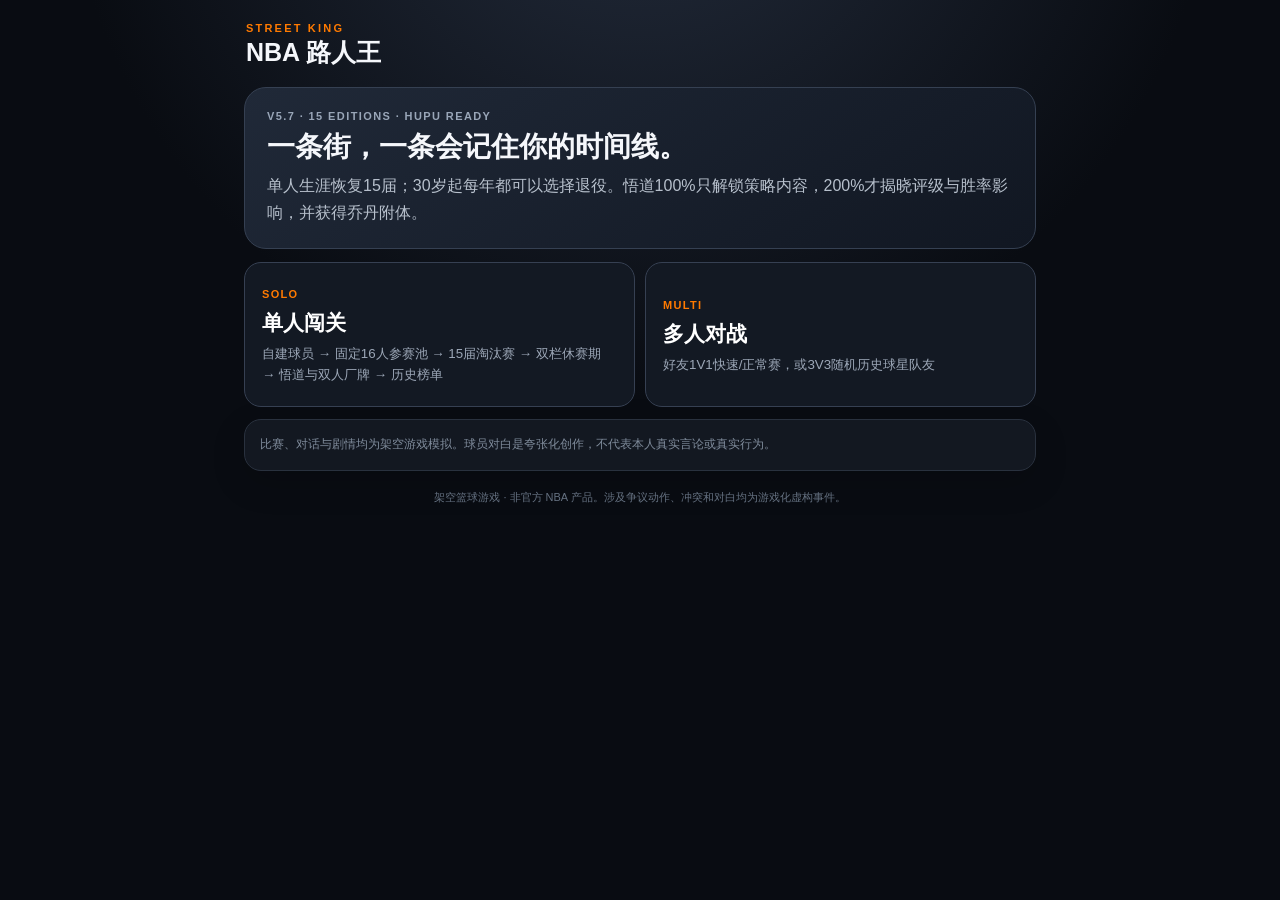
<file: index.html>
<!DOCTYPE html>
<html lang="zh-CN">
<head>
<meta charset="UTF-8">
<meta name="viewport" content="width=device-width,initial-scale=1,viewport-fit=cover,user-scalable=no">
<meta name="theme-color" content="#090c12">
<meta name="format-detection" content="telephone=no,email=no,address=no">
<meta name="apple-mobile-web-app-capable" content="yes">
<meta name="mobile-web-app-capable" content="yes">
<title>NBA 路人王 · Street King V5.7</title>
<meta name="street-king-build" content="V5.7-20260819-1135">
<link rel="stylesheet" href="v5.css?b=20260819-1135">
<link rel="stylesheet" href="v52.css?b=20260819-1135">
<link rel="stylesheet" href="v53.css?b=20260819-1135">
<link rel="stylesheet" href="v54.css?b=20260819-1135">
</head>
<body>
<div class="app-shell">
<header class="topbar"><div><div class="brand">STREET KING</div><h1>NBA 路人王</h1></div><button id="homeBtn" class="icon-btn hidden" aria-label="主菜单">⌂</button></header>
<main>
<section id="screen-menu" class="screen active">
  <div class="hero-card"><div class="hero-kicker">V5.7 · 15 EDITIONS · HUPU READY</div><h2>一条街，一条会记住你的时间线。</h2><p>单人生涯固定15届；30岁起每年都可以选择退役。悟道100%只解锁策略内容，200%才揭晓评级与胜率影响，并获得一次可由玩家自行决定是否使用的特殊能力。</p></div>
  <div id="continueBox" class="card hidden"></div>
  <div class="menu-grid">
    <button class="menu-card" id="newSoloBtn"><span>SOLO</span><b>单人闯关</b><small>自建球员 → 固定16人参赛池 → 15届淘汰赛 → 双栏休赛期 → 悟道与双人厂牌 → 历史榜单</small></button>
    <button class="menu-card" id="newMultiBtn"><span>MULTI</span><b>多人对战</b><small>好友1V1快速/正常赛，或3V3随机历史球星队友</small></button>
  </div>
  <div class="card small-note">比赛、对话与剧情均为架空游戏模拟。球员对白是夸张化创作，不代表本人真实言论或真实行为。</div>
</section>
<section id="screen-build" class="screen">
  <div class="screen-title"><button class="back-btn" data-back>←</button><div><span>PLAYER BUILDER</span><h2>构建你的球员</h2></div></div>
  <div class="card"><div class="identity-grid">
    <div><label>姓名</label><input id="pName" maxlength="20" placeholder="输入姓名" autocomplete="off"></div>
    <div><label>球衣号码</label><input id="pNumber" type="number" min="0" max="99" placeholder="0-99"></div>
    <div><label>位置</label><select id="pPos"><option>PG</option><option>SG</option><option>SF</option><option>PF</option><option>C</option></select></div>
    <div><label>身高</label><select id="pHeight"></select></div>
    <div><label>体重</label><select id="pWeight"></select></div>
    <div><label>性格</label><select id="pPersonality"></select></div>
  </div><div id="personalityText" class="info-strip"></div></div>
  <div class="card budget-card"><div class="budget-head"><span>BUILD BUDGET</span><b id="budgetText">0 / 36</b></div><div class="budget-track"><i id="budgetFill"></i></div><p>11项可选能力，已删除组织；3V3中的传球阅读按位置与控球自动派生。</p></div>
  <div id="skillBuilder" class="skill-list"></div><div id="buildPreview" class="card"></div>
  <button id="lockBuildBtn" class="primary">锁定球员并生成本次参赛名单</button>
</section>
<section id="screen-multi" class="screen">
  <div class="screen-title"><button class="back-btn" data-back>←</button><div><span>MULTIPLAYER</span><h2>导入朋友</h2></div></div>
  <div class="card"><h3>你的球员</h3><div id="multiSelf"></div><button id="multiBuildBtn" class="secondary">创建 / 修改我的球员</button></div>
  <div class="card"><h3>朋友角色码</h3><textarea id="friendCode" placeholder="粘贴 SK5-... 角色码"></textarea><button id="loadFriendBtn" class="secondary">读取朋友角色</button><div id="friendPreview"></div></div>
  <div class="card"><h3>共同赛事码</h3><p class="muted">用于固定本次16人球员池和每年的抽签。双方使用相同赛事码与双方角色码时，初始世界一致。</p><input id="sharedSeed" maxlength="24" placeholder="例如 STREET-0721"><button id="randomSeedBtn" class="secondary">随机生成</button></div>
  <button id="startMultiBtn" class="primary">锁定名单并开始</button>
</section>
<section id="screen-field" class="screen">
  <div class="screen-title"><button class="back-btn" data-back>←</button><div><span>CAREER FIELD</span><h2>本次固定参赛名单</h2></div></div>
  <div class="card highlight"><p>以下16人一旦确认，本次时间线不再变化。每一年只重新抽签，不重新抽参赛者。</p></div>
  <div class="card">
    <span class="eyebrow">SCORING RULES</span><h3>历史榜积分与双人厂牌加分</h3>
    <p><b>单人成绩积分：</b>冠军 10 分，亚军 6 分，季军 3 分；未进前三不获得名次积分。最终历史榜以这些基础积分为主，并结合胜负、胜率与厂牌分排序。</p>
    <p><b>双人厂牌：</b>每名球员一生最多只有一名搭档。厂牌成立后的下一届开始，如果你的搭档拿到名次积分，你会额外获得他该届基础积分的 <b>1/3</b>；你自己的名次积分不会再重复计算。</p>
    <p class="muted">例：A夺冠10分、B未进前三，则A仍是10分，B获得3.33厂牌分；若A冠军、B亚军，则A获得自己的10分 + B的2.00厂牌分，B获得自己的6分 + A的3.33厂牌分。电脑厂牌同样必须靠真实交手把对手打服后才可能成立，整条时间线最多出现3组电脑厂牌。</p>
  </div>
  <div class="card"><div class="title-row"><h3>本次入选16人</h3><span id="fieldSeedLabel" class="pill"></span></div><div id="selectedField" class="roster-grid"></div></div>
  <div class="card"><details><summary>查看完整候选球员池</summary><div id="candidatePool" class="candidate-list"></div></details></div>
  <div id="playerCodeBox" class="card hidden"></div>
  <button id="startCareerBtn" class="primary">进入18岁 · 第1届路人王</button>
</section>
<section id="screen-career" class="screen">
  <div class="career-header"><div><span id="editionLabel" class="eyebrow"></span><h2 id="careerTitle"></h2><div id="careerRecord" class="muted"></div></div><div class="health-badge">身体 <b id="healthText">100</b></div></div>
  <div class="card"><div class="title-row"><div><span class="eyebrow">TOURNAMENT</span><h3>本届签表</h3></div><span id="stageLabel" class="pill"></span></div><div class="bracket-scroll"><div id="bracket" class="bracket"></div></div><div id="bronzeInfo"></div></div>
  <div id="storyCard" class="card"><span class="eyebrow">COURTSIDE STORY</span><h3 id="storyHeading"></h3><div id="storyBody" class="story"></div><div id="strategyBox" class="strategy-box hidden"></div><button id="startMatchBtn" class="primary">开始比赛</button></div>
  <div id="liveCard" class="card hidden"><div class="live-head"><div><span class="eyebrow">LIVE</span><h3 id="liveMatchTitle"></h3></div><div class="live-score"><b id="scoreA">0</b><span>:</span><b id="scoreB">0</b></div></div><div class="court-wrap"><div class="court"><div class="half-circle"></div><div class="paint"></div><div class="rim"></div><div class="three-arc"></div><div id="dotA" class="player-dot dot-a"><span></span></div><div id="dotB" class="player-dot dot-b"><span></span></div><div id="ball" class="ball"></div></div></div><div class="speed-row"><span>观赛速度</span><button class="speed-btn active" data-speed="1">正常</button><button class="speed-btn" data-speed="3">3×</button><button id="skipLiveBtn" class="skip-btn">跳过动画</button></div><div id="liveLog" class="live-log"></div></div>
  <div id="resultCard" class="card hidden"><div id="matchResult"></div><button id="continueBtn" class="primary">继续</button></div>
  <div class="card"><div class="title-row"><h3>历年成绩</h3><span id="careerAgeRange" class="muted"></span></div><div id="historyList"></div></div>
</section>
<section id="screen-offseason" class="screen">
  <div class="screen-title"><div><span>OFFSEASON</span><h2 id="offseasonTitle"></h2></div></div>
  <div class="card"><div class="title-row"><h3>当前能力</h3><span id="compText" class="pill"></span></div><div id="offseasonAttrs" class="attr-grid"></div><div id="templateCompare" class="template-compare"></div></div>
  <div class="card insight-card"><div class="title-row"><div><span class="eyebrow">ENLIGHTENMENT</span><h3>悟道进度</h3></div><b id="insightPct">0 / 200%</b></div><div class="insight-track"><i id="insightFill"></i></div><div id="insightState" class="insight-state"></div><div id="mentorState" class="mentor-state"></div></div>
  <div class="card"><h3>休赛期选择</h3><p class="muted">左栏能力/导师四选一，右栏悟道修炼四选一。两栏各选一次才进入下一年。</p><div id="offseasonChoices" class="choice-grid"></div></div>
  <div id="retireChoiceBox" class="card hidden"></div>
</section>
<section id="screen-retire" class="screen">
  <div class="screen-title"><button id="retireHomeBtn" class="back-btn">⌂</button><div><span>LEGACY</span><h2>十五届之后，街头留下了什么</h2></div></div>
  <div id="legacySummary" class="card"></div>
  <div class="card"><span class="eyebrow">ALL-TIME RANKING</span><h3>最终街头榜 · 点击胜率查看交手明细</h3><div id="leaderboard"></div></div>
  <div class="card"><span class="eyebrow">CAREER STORY</span><h3>生涯解说</h3><div id="careerNarrative" class="story long-story"></div></div>
  <button id="newCareerFromRetire" class="primary">新开一条时间线</button>
</section>
</main>
<footer>架空篮球游戏 · 非官方 NBA 产品。涉及争议动作、冲突和对白均为游戏化虚构事件。</footer>
</div>
<div id="toast" class="toast hidden"></div>
<script src="hupu-compat.js?b=20260819-1135"></script>
<script src="data.js?b=20260819-1135"></script>
<script src="v5-data.js?b=20260819-1135"></script>
<script src="v5-core.js?b=20260819-1135"></script>
<script src="v5-game.js?b=20260819-1135"></script>
<script src="v5-career.js?b=20260819-1135"></script>
<script src="v5-ui.js?b=20260819-1135"></script>
<script src="v52-fix.js?b=20260819-1135"></script>
<script src="v53-1.js?b=20260819-1135"></script>
<script src="v53-2.js?b=20260819-1135"></script>
<script src="v53-3.js?b=20260819-1135"></script>
<script src="v53-4.js?b=20260819-1135"></script>
<script src="v571-safe.js?b=20260819-1135"></script>
</body>
</html>
</file>
<file: v5.css>
:root{--bg:#090c12;--card:#141922;--card2:#0f141c;--line:#29313e;--text:#f5f7fb;--muted:#9aa5b4;--orange:#ff7a00;--gold:#ffd166;--green:#44d58a;--red:#ff6f76;--blue:#70b7ff}
*{box-sizing:border-box}html{background:var(--bg)}body{margin:0;min-height:100vh;background:radial-gradient(circle at 50% -20%,#242d3d 0,#090c12 46%),#090c12;color:var(--text);font-family:-apple-system,BlinkMacSystemFont,"Segoe UI",Roboto,"PingFang SC","Microsoft YaHei",sans-serif}button,input,select,textarea{font:inherit}.app-shell{max-width:820px;margin:auto;padding:14px 14px 54px}.topbar{display:flex;justify-content:space-between;align-items:center;padding:8px 2px 4px}.brand{font-size:11px;letter-spacing:2.2px;color:var(--orange);font-weight:900}.topbar h1{margin:2px 0 0;font-size:25px}.icon-btn,.back-btn{border:1px solid var(--line);background:#111720;color:#fff;width:38px;height:38px;border-radius:11px}.screen{display:none}.screen.active{display:block}.hidden{display:none!important}.hero-card{margin-top:14px;border:1px solid #354052;background:linear-gradient(145deg,#202938,#111722);border-radius:22px;padding:22px}.hero-kicker,.eyebrow,.screen-title span{font-size:11px;letter-spacing:1.4px;color:#99a6b8;font-weight:800}.hero-card h2{font-size:28px;margin:6px 0}.hero-card p{color:#b7c0cc;line-height:1.7;margin:0}.card{background:rgba(20,25,34,.98);border:1px solid var(--line);border-radius:17px;padding:15px;margin-top:12px;box-shadow:0 12px 34px rgba(0,0,0,.16)}.highlight{border-color:#5b4430;background:#1c1712}.small-note{color:#7f8b9b;font-size:12px;line-height:1.6}.menu-grid{display:grid;grid-template-columns:1fr 1fr;gap:10px;margin-top:13px}.menu-card{border:1px solid #364052;background:#131923;color:#fff;border-radius:17px;padding:17px;text-align:left;min-height:145px}.menu-card span{color:var(--orange);font-size:11px;font-weight:900;letter-spacing:1.3px}.menu-card b{display:block;font-size:21px;margin:7px 0}.menu-card small{display:block;color:#9ca7b7;line-height:1.55}.screen-title{display:flex;align-items:center;gap:10px;margin:14px 0 4px}.screen-title h2{margin:2px 0;font-size:23px}.identity-grid{display:grid;grid-template-columns:repeat(3,1fr);gap:9px}label{display:block;color:#cbd2dc;font-size:12px;margin:7px 0 5px}input,select,textarea{width:100%;border:1px solid #354052;background:#0d1219;color:#fff;border-radius:11px;padding:11px 12px;outline:none}textarea{min-height:90px;resize:vertical}.info-strip{margin-top:11px;padding:10px 11px;border-radius:11px;background:#0f151d;color:#a9b3c1;font-size:13px;line-height:1.6}.budget-card{position:sticky;top:6px;z-index:4}.budget-head,.title-row,.career-header,.live-head,.speed-row{display:flex;justify-content:space-between;gap:10px;align-items:center}.budget-head b{font-size:20px}.budget-track{height:8px;background:#0b1017;border-radius:99px;overflow:hidden;margin:9px 0}.budget-track i{display:block;height:100%;background:linear-gradient(90deg,#ff7a00,#ffc061);width:0}.budget-card p,.muted{color:var(--muted);font-size:13px;line-height:1.55}.skill-list{display:grid;gap:9px;margin-top:11px}.skill-card{background:#111720;border:1px solid #293240;border-radius:14px;padding:12px}.skill-top{display:grid;grid-template-columns:104px 1fr 46px;gap:8px;align-items:center}.skill-name b{display:block}.skill-name small{color:#7f8a99;font-size:10px}.tier-score{font-size:22px;font-weight:900;text-align:right;color:var(--gold)}.tier-options{display:grid;grid-template-columns:repeat(5,1fr);gap:6px;margin-top:9px}.tier-btn{background:#0d1219;border:1px solid #2e3744;color:#adb7c6;border-radius:9px;padding:7px 4px;font-size:11px}.tier-btn.active{background:#2e2418;border-color:#985918;color:#fff}.template-names{margin-top:7px;color:#96a2b2;font-size:11px;line-height:1.45}.primary,.secondary{width:100%;border:0;border-radius:13px;padding:13px 14px;font-weight:850;margin-top:11px}.primary{background:var(--orange);color:#fff}.secondary{background:#2a3240;color:#fff}.attr-grid{display:grid;grid-template-columns:repeat(4,1fr);gap:7px}.attr-chip{background:#0e131a;border-radius:10px;padding:8px;text-align:center;color:#8f9aaa;font-size:10px}.attr-chip b{display:block;color:#fff;font-size:16px;margin-top:2px}.attr-up{color:var(--green)!important}.attr-down{color:var(--red)!important}.template-compare{margin-top:11px;border-top:1px solid #28303c;padding-top:10px;color:#b7c0cd;line-height:1.6}.pill{display:inline-block;padding:5px 8px;border-radius:999px;background:#242c39;color:#c8d1dd;font-size:11px}.roster-grid{display:grid;grid-template-columns:repeat(2,1fr);gap:8px;margin-top:11px}.roster-card{background:#0f151d;border:1px solid #28313d;border-radius:12px;padding:10px}.roster-card.me{border-color:#a05c18;background:#21180f}.roster-card b{display:block}.roster-card small{color:#8f9baa}.candidate-list{margin-top:10px;display:flex;flex-wrap:wrap;gap:6px}.candidate-list span{font-size:11px;background:#0e141b;border-radius:999px;padding:5px 8px;color:#9ba7b7}.career-header{margin-top:14px}.career-header h2{margin:3px 0}.health-badge{background:#121923;border:1px solid #2d3745;border-radius:13px;padding:9px 11px;color:#aab5c3}.health-badge b{display:block;color:#fff;font-size:20px;text-align:center}.bracket-scroll{overflow-x:auto;padding-bottom:4px}.bracket{display:grid;grid-auto-flow:column;grid-auto-columns:190px;gap:10px;min-width:max-content;margin-top:12px}.round-col{display:grid;gap:7px;align-content:start}.round-title{font-size:11px;color:#7f8a9b;text-transform:uppercase;letter-spacing:1px}.match-box{background:#0f141c;border:1px solid #28313d;border-radius:10px;padding:7px}.match-line{display:flex;justify-content:space-between;gap:8px;font-size:12px;padding:4px 0}.match-line.winner{color:var(--green);font-weight:800}.match-line.me{color:var(--gold)}.story{line-height:1.75;color:#d9dee6}.story p{margin:8px 0}.dialogue{margin:10px 0;border-left:3px solid var(--orange);padding:9px 11px;background:#10161f;border-radius:0 10px 10px 0}.dialogue .speaker{font-size:11px;color:#929eaf;font-weight:800}.dialogue p{margin:4px 0;color:#eef1f5}.long-story p{margin:12px 0}.live-score{font-size:26px;font-weight:900;color:var(--gold);gap:7px}.court-wrap{padding:10px 0}.court{position:relative;height:250px;border:2px solid rgba(255,255,255,.35);border-radius:8px;background:linear-gradient(90deg,#a96d32,#b77939);overflow:hidden}.court:before{content:"";position:absolute;inset:0;background:repeating-linear-gradient(90deg,transparent 0 32px,rgba(255,255,255,.035) 32px 34px)}.paint{position:absolute;left:50%;top:0;transform:translateX(-50%);width:98px;height:92px;border:2px solid rgba(255,255,255,.6);border-top:0}.rim{position:absolute;left:50%;top:24px;transform:translateX(-50%);width:26px;height:7px;border:3px solid #b23a2e;border-radius:50%}.half-circle{position:absolute;left:50%;top:78px;transform:translateX(-50%);width:80px;height:40px;border:2px solid rgba(255,255,255,.5);border-radius:0 0 80px 80px;border-top:0}.three-arc{position:absolute;left:50%;top:-122px;transform:translateX(-50%);width:360px;height:340px;border:2px solid rgba(255,255,255,.55);border-radius:50%}.player-dot{position:absolute;width:38px;height:38px;border-radius:50%;display:grid;place-items:center;color:#fff;font-size:10px;font-weight:900;transition:left .18s linear,top .18s linear;z-index:3;box-shadow:0 4px 10px #0007}.dot-a{background:#e66d2d;left:40%;top:78%}.dot-b{background:#2d5fe6;left:54%;top:48%}.ball{position:absolute;width:10px;height:10px;border-radius:50%;background:#f1862d;left:48%;top:77%;transition:left .12s linear,top .12s linear;z-index:4;border:1px solid #5f2e0e}.speed-row{justify-content:flex-start}.speed-row span{color:#9ca7b7;font-size:12px;margin-right:auto}.speed-btn{border:1px solid #303948;background:#10161e;color:#aeb8c6;border-radius:8px;padding:5px 9px}.speed-btn.active{background:#2a3340;color:#fff}.live-log{margin-top:10px;max-height:260px;overflow:auto;background:#0c1118;border-radius:11px;border:1px solid #252d38;padding:7px 10px}.live-line{font-size:12px;line-height:1.55;padding:6px 0;border-bottom:1px solid #202732}.live-line:last-child{border-bottom:0}.live-line.score{color:var(--green)}.live-line.event{color:#ffd38a;font-weight:700}.live-line.danger{color:#ff8d93;font-weight:800}.result-banner{text-align:center;padding:8px}.result-banner b{font-size:28px;display:block}.result-banner.win b{color:var(--green)}.result-banner.lose b{color:var(--red)}.score-big{font-size:36px;font-weight:950;color:var(--gold);text-align:center}.history-row,.leader-row{display:grid;grid-template-columns:54px 1fr auto;gap:8px;align-items:center;border-top:1px solid #28303b;padding:9px 0;font-size:12px}.history-row:first-child,.leader-row:first-child{border-top:0}.medal{font-weight:850}.gold{color:var(--gold)}.silver{color:#d7dde7}.bronze{color:#d6965d}.choice-grid{display:grid;gap:8px;margin-top:10px}.choice-btn{border:1px solid #313b49;background:#10161e;color:#fff;border-radius:12px;padding:11px;text-align:left}.choice-btn b{display:block}.choice-btn small{display:block;color:#9ba6b5;line-height:1.5;margin-top:3px}.choice-btn:hover{border-color:#8f551c}.toast{position:fixed;left:50%;bottom:22px;transform:translateX(-50%);background:#202837;border:1px solid #3b4657;color:#fff;padding:9px 13px;border-radius:11px;z-index:20;font-size:12px}footer{text-align:center;color:#657181;font-size:11px;margin-top:18px;line-height:1.6}
@media(max-width:600px){.menu-grid{grid-template-columns:1fr}.identity-grid{grid-template-columns:1fr 1fr}.attr-grid{grid-template-columns:repeat(3,1fr)}.skill-top{grid-template-columns:82px 1fr 42px}.tier-options{grid-template-columns:repeat(5,1fr)}.roster-grid{grid-template-columns:1fr 1fr}.court{height:225px}}
</file>
<file: v52.css>
/* Street King V5.2 */
.live-line{font-size:13px;line-height:1.7;padding:9px 0}.skip-btn{border:1px solid #68442b;background:#21170f;color:#ffd2a4;border-radius:8px;padding:6px 10px;font-weight:800}.strategy-box{margin-top:13px;border-top:1px solid #2b3441;padding-top:12px}.strategy-head{display:flex;justify-content:space-between;gap:10px;align-items:flex-start}.strategy-head small{display:block;color:var(--muted);font-size:11px;margin-top:3px}.strategy-grid{display:grid;grid-template-columns:repeat(2,1fr);gap:7px;margin-top:9px}.strategy-btn{border:1px solid #303a48;background:#0e141c;color:#fff;border-radius:11px;padding:10px;text-align:left}.strategy-btn b{display:block}.strategy-btn small{display:block;color:#94a0b0;font-size:11px;line-height:1.45;margin-top:3px}.strategy-btn.active{border-color:#a6601c;background:#251a10}.insight-card{border-color:#3d425c;background:linear-gradient(145deg,#171a29,#111720)}.insight-card .title-row>b{font-size:21px;color:#c9b8ff}.insight-track{height:12px;background:#0c1018;border:1px solid #2c3442;border-radius:99px;overflow:hidden;margin:11px 0}.insight-track i{display:block;height:100%;width:0;background:linear-gradient(90deg,#6f70ff,#d08cff,#ffd166);transition:width .4s ease}.insight-state{display:flex;flex-direction:column;gap:3px;color:#bac3d0;font-size:12px;line-height:1.5}.insight-state b{color:#fff}.mentor-state{margin-top:9px;padding-top:9px;border-top:1px solid #2a3240;color:#9ca8b8;font-size:12px}.choice-btn em{display:block;margin-top:7px;color:#d5b7ff;font-size:10px;font-style:normal;font-weight:700}.player-dot{transition:left .62s linear,top .62s linear}.ball{transition:left .44s linear,top .44s linear}@media(max-width:600px){.strategy-grid{grid-template-columns:1fr}.speed-row{flex-wrap:wrap}.skip-btn{margin-left:auto}}
</file>
<file: v53.css>
.v53-grid2{display:grid;grid-template-columns:1fr 1fr;gap:10px}.v53-offseason-columns{display:grid;grid-template-columns:1fr 1fr;gap:12px}.v53-offseason-columns section{display:flex;flex-direction:column;gap:9px}.v53-colhead{padding:10px 12px;border:1px solid var(--line);border-radius:12px;background:rgba(255,255,255,.025)}.v53-colhead b{display:block}.v53-colhead small{color:var(--muted)}.v53-picked{padding:14px;border:1px solid rgba(232,188,93,.45);border-radius:12px;background:rgba(232,188,93,.08)}.v53-picked small{color:var(--muted)}.v53-strategy-title{display:flex;flex-direction:column;gap:3px;margin-bottom:8px}.v53-strategy-title small{color:var(--muted)}.v53-strategy-grid{display:grid;grid-template-columns:repeat(2,minmax(0,1fr));gap:8px}.v53-strategy{position:relative;text-align:left;padding:11px;border-radius:12px;border:1px solid var(--line);background:#111722;color:var(--text)}.v53-strategy.active{border-color:var(--gold);box-shadow:0 0 0 1px rgba(232,188,93,.2) inset}.v53-strategy b,.v53-strategy small{display:block}.v53-strategy small{color:var(--muted);margin-top:5px;line-height:1.35}.v53-strategy .fit{display:inline-block;margin-top:5px;font-size:11px;font-weight:700}.v53-strategy .f1{color:#74d99f}.v53-strategy .f-1{color:#ff8585}.v53-strategy .f0{color:#b8c0cf}.v53-team-preview{margin-top:10px;padding:11px;border-radius:12px;background:rgba(89,154,255,.08);border:1px solid rgba(89,154,255,.22);line-height:1.55}.v53-team-preview b{display:block;margin-bottom:4px}.insight-choice{border-color:rgba(177,126,255,.35)!important}.insight-choice:hover{border-color:rgba(177,126,255,.7)!important}@media(max-width:720px){.v53-offseason-columns,.v53-grid2,.v53-strategy-grid{grid-template-columns:1fr}}
</file>
<file: v54.css>
.v54-winbtn{border:1px solid rgba(255,255,255,.14);background:#121722;color:#f5c86b;border-radius:9px;padding:7px 9px;font-weight:800;cursor:pointer}.v54-winbtn:active{transform:scale(.98)}.v54-modal{position:fixed;inset:0;background:rgba(0,0,0,.72);display:none;align-items:center;justify-content:center;padding:18px;z-index:9999}.v54-modal.show{display:flex}.v54-modal-card{width:min(520px,100%);max-height:82vh;overflow:auto;background:#111722;border:1px solid rgba(255,255,255,.12);border-radius:18px;padding:18px;box-shadow:0 20px 70px rgba(0,0,0,.45);position:relative}.v54-modal-card>button{position:absolute;right:12px;top:12px}.v54-h2h{display:grid;gap:8px;margin-top:12px}.v54-h2h>div{display:grid;grid-template-columns:1fr auto;gap:4px 10px;padding:10px 12px;border-radius:12px;background:rgba(255,255,255,.04)}.v54-h2h small{grid-column:1/-1;color:#8f98a8}.v53-strategy span{display:block;margin:6px 0 2px;color:#f5c86b;font-weight:800}
</file>
